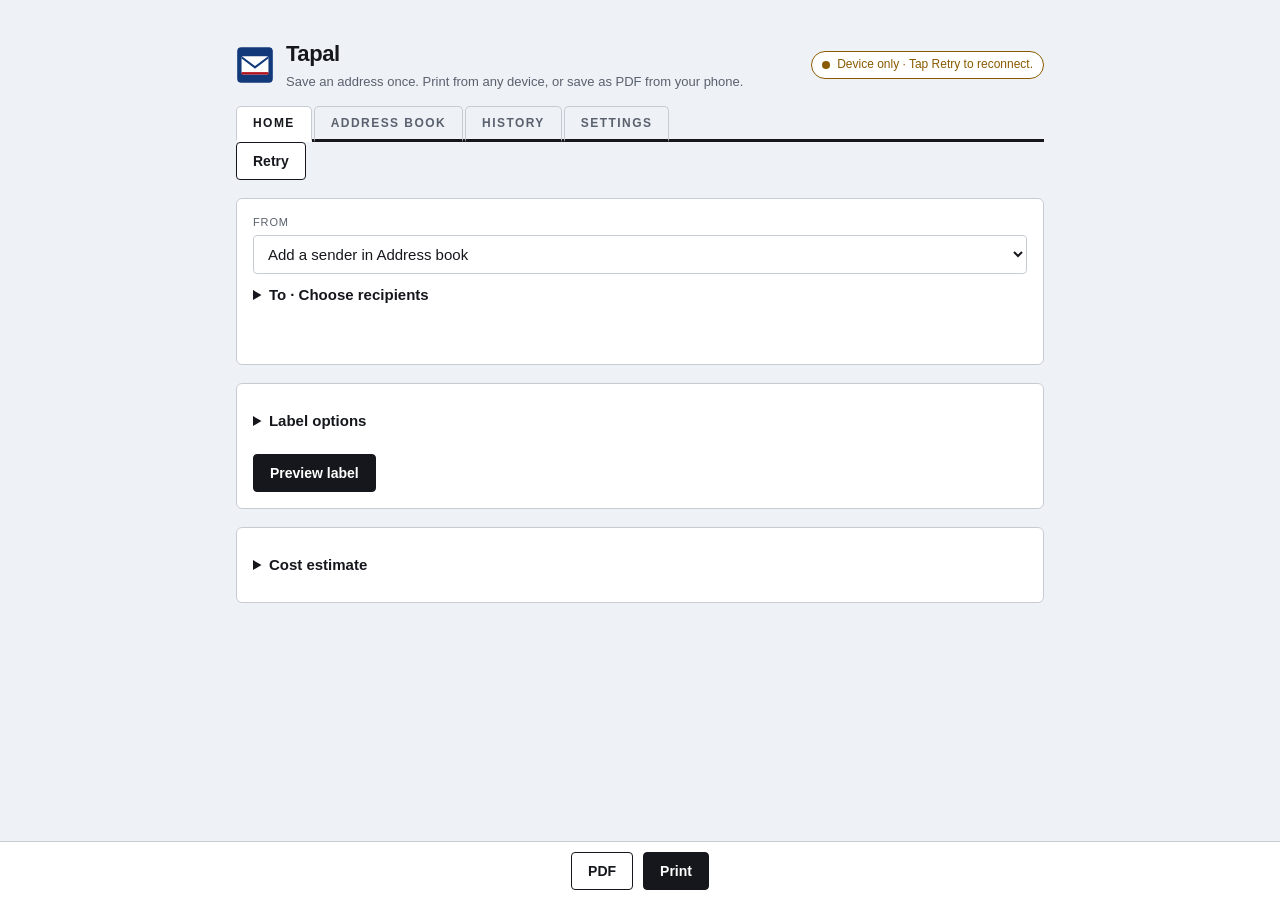
<file: index.html>
<!DOCTYPE html>
<html lang="en">
<head>
<meta charset="utf-8">
<meta name="viewport" content="width=device-width,initial-scale=1">
<title>Tapal — parcel labels</title>
<link rel="apple-touch-icon" sizes="180x180" href="icons/apple-touch-icon.png">
<link rel="icon" type="image/png" sizes="192x192" href="icons/icon-192.png">
<link rel="icon" href="assets/logo.svg" type="image/svg+xml">
<link rel="stylesheet" href="css/theme.css">
<link rel="stylesheet" href="css/app.css">
<link rel="stylesheet" href="css/labels.css">
</head>
<body>

<div class="app">
  <header class="top">
    <div class="brand">
      <img class="mark" src="assets/logo.svg" alt="" width="38" height="38">
      <div class="brandTx"><h1>Tapal</h1><p>Save an address once. Print from any device, or save as PDF from your phone.</p></div>
      <div class="conn" id="conn"><span class="dot"></span><span id="connTxt" role="status">Connecting…</span></div>
    </div>
    <nav class="tabs" id="tabs" style="display:none" aria-label="Sections">
      <button class="tab on" data-tab="labels" aria-selected="true">Home</button>
      <button class="tab" data-tab="book" aria-selected="false">Address book</button>
      <button class="tab" data-tab="history" aria-selected="false">History <span id="missingCount"></span></button>
      <button class="tab" data-tab="settings" aria-selected="false">Settings</button>
    </nav>
  </header>

  <div id="authCard" style="display:none">
    <div class="loginWrap">
      <div class="lbrand">
        <div class="lstripe"></div>
        <div class="lbrandIn">
          <img class="mark big" src="assets/logo.svg" alt="" width="56" height="56">
          <h1>Tapal</h1>
          <p class="ltag">Parcel labels for India ↔ Japan.</p>
          <ul class="lpts">
            <li>A4 sheets — 1, 2 or 4 labels a page</li>
            <li>Indian PIN and Japanese 〒 formats</li>
            <li>Shipment log with consignment numbers</li>
          </ul>
        </div>
        <div class="lstripe"></div>
      </div>
      <div class="lform">
        <h2>Sign in</h2>
        <p class="lsub">Home addresses and phone numbers live in here, so it needs a sign-in.</p>
        <button class="btn gbtn" id="googleLogin">
          <svg viewBox="0 0 48 48" aria-hidden="true"><path fill="#4285F4" d="M45.1 24.5c0-1.6-.1-3.1-.4-4.5H24v8.5h11.8c-.5 2.7-2.1 5-4.4 6.6v5.4h7c4.1-3.8 6.7-9.4 6.7-16z"></path><path fill="#34A853" d="M24 46c5.9 0 10.9-2 14.5-5.4l-7-5.4c-2 1.3-4.5 2.1-7.5 2.1-5.8 0-10.7-3.9-12.4-9.1h-7.2v5.6C8 40.5 15.4 46 24 46z"></path><path fill="#FBBC05" d="M11.6 28.2c-.5-1.3-.7-2.7-.7-4.2s.3-2.9.7-4.2v-5.6H4.4C2.9 17.2 2 20.5 2 24s.9 6.8 2.4 9.8l7.2-5.6z"></path><path fill="#EA4335" d="M24 10.8c3.3 0 6.2 1.1 8.5 3.3l6.2-6.2C35 4.4 30 2 24 2 15.4 2 8 7.5 4.4 14.2l7.2 5.6C13.3 14.7 18.2 10.8 24 10.8z"></path></svg>
          Continue with Google
        </button>
        <div class="or"><span>or use your email</span></div>
        <label class="f" for="authEmail">Email</label>
        <input type="text" id="authEmail" inputmode="email" autocomplete="email" placeholder="you@example.com">
        <button class="btn" id="sendLink" style="width:100%;margin-top:10px">Email me a sign-in link</button>
        <p class="status" id="authStatus" style="text-align:left"></p>
        <p class="lfoot">A one-time link — no password to remember. Your email has to be on the access list in Supabase.</p>
      </div>
    </div>
  </div>

  <button class="btn ghost" type="button" id="retryLoad" style="display:none">Retry</button>
  <div id="appMain" style="display:none">
  <div id="tabLabels">

  <section class="card">
    <label class="f" for="homeFrom">From</label><select id="homeFrom"></select>
    <details><summary id="toSummary">To</summary>
      <div id="homeTo"></div>
      <div class="row"><button class="btn ghost small" id="selAll">Select address book</button><button class="btn ghost small" id="selNone">Clear selection</button></div>
    </details>
    <p id="roleNote" class="status"></p>
  </section>
  <section class="card">
    <details><summary>Label options</summary>
    <div id="recipientOptions"></div>
    <div class="grid">
      <div><label class="f" for="size">Label size</label>
        <select id="size">
          <option value="two">Large — 2 per A4 page (cartons)</option>
          <option value="four">Small — 4 per A4 page (small boxes)</option>
          <option value="one">Extra large — 1 per A4 page (Yamato 140 / 160, big cartons)</option>
        </select></div>
      <div><label class="f" for="contents">Contents line (optional)</label>
        <input type="text" id="contents" placeholder="e.g. Toys — non-hazardous"></div>
    </div>
    <div style="margin-top:12px">
      <div class="opt"><input type="checkbox" id="optFragile"><label for="optFragile">Mark <strong>every</strong> label <strong>FRAGILE — HANDLE WITH CARE</strong> — or tick Fragile on single addresses above</label></div>
      <div class="opt"><input type="checkbox" id="optInside" checked><label for="optInside">Add a small duplicate slip for <strong>inside</strong> each box</label></div>
    </div>
    </details>
    <details id="customsOptions" hidden><summary>Customs paperwork</summary>
      <label class="opt"><input type="checkbox" id="includeCustoms"> Include a contents-and-value worksheet for this parcel</label>
      <div id="customsFields" hidden><label>Declared currency<select id="customsCurrency"><option>JPY</option><option>INR</option></select></label>
      <div id="customsItems"></div><button class="btn ghost small" type="button" id="addCustomsItem">Add item</button></div>
      <p class="hint">Complete the official CN22 or CN23 through <a id="customsService" target="_blank" rel="noopener"></a>.</p>
    </details>
    <div class="row"><button class="btn" id="previewBtn">Preview label</button><button class="btn ghost" id="recordPrepared" style="display:none;max-width:100%;white-space:normal;overflow-wrap:anywhere">Record as sent</button></div>

  </section>

  <section class="card" id="costCard">
    <details><summary>Cost estimate</summary>
    <p class="hint">Rough counter rates from your <strong>From</strong> address to each ticked recipient, incl. GST (mid-2026). Couriers bill the <strong>volumetric</strong> weight (L×B×H cm ÷ 5000) when it's higher than the scale weight — confirm on the courier's own calculator before booking.</p>
    <div class="grid">
      <div><label class="f" for="estWeight">Parcel weight (kg)</label><input type="number" id="estWeight" min="0.5" max="35" step="0.5" value="1"></div>
    </div>
    <div class="wrapx" id="costOut" style="margin-top:12px"></div></details>
  </section>

  </div>
  <div id="tabBook" style="display:none">
    <section class="card"><h2>My addresses</h2><div id="senderList"></div><button class="btn ghost" id="showSender">Add a sender</button></section>
    <section class="card"><h2>Recipients</h2><div id="list"></div><button class="btn ghost" id="showAdd">Add an address</button>
      <button class="btn ghost" id="exportAddresses">Export active recipients as CSV</button>
      <label>Import recipients from Tapal CSV <input id="importAddresses" type="file" accept=".csv,text/csv"></label>
      <p id="bookStatus" role="status"></p>
      <details><summary>Archived recipients</summary><div id="archivedList"></div></details></section>
  </div>
  <div id="tabHistory" style="display:none">
  <section class="card">
    <h2>Shipment history</h2>
    <details id="deviceHistory" hidden><summary>Parcels saved on this device</summary><ul id="deviceHistoryRows"></ul></details>
    <form id="trackingLookup"><label for="trackingCode">Consignment number</label>
      <input id="trackingCode" type="text" maxlength="48" required>
      <button class="btn ghost" type="submit">Check carrier status</button>
      <div class="fh">Sends the number to EasyPost for carrier lookup.</div>
      <p id="trackingResult" role="status"></p></form>
    <label class="opt"><input type="checkbox" id="missingOnly"> Missing tracking numbers only</label>
    <p class="hint">Consignment numbers, so you're not digging through WhatsApp later.</p>
    <details id="shipmentEntry"><summary>Record a sent parcel</summary><fieldset id="shipmentFields" class="grid" style="border:0;margin:0;padding:0;min-width:0">
      <div><label class="f" for="lgTo">Sent to</label><select id="lgTo"><option value="">Select</option></select></div>
      <div><label class="f" for="lgService">Service</label>
        <select id="lgService"></select></div>
      <div class="full"><label class="f" for="lgContents">Contents</label><input type="text" id="lgContents"></div>
      <div><label class="f" for="lgCn">Consignment no.</label><input type="text" id="lgCn"><label class="opt"><input type="checkbox" id="lgUntracked"> Untracked service</label></div>
      <div><label class="f" for="lgDate">Booked on</label><input type="date" id="lgDate"></div>
      <div><label class="f" for="lgCost">Postage paid</label><input type="number" id="lgCost" min="0" step="0.01" inputmode="decimal"></div>
      <div><label class="f" for="lgCurrency">Currency</label><select id="lgCurrency"><option value="">Select currency</option><option>JPY</option><option>INR</option><option>USD</option><option>GBP</option><option>SGD</option><option>AUD</option><option>AED</option></select></div>
      <div><label class="f" for="lgStatus">Status</label>
        <select id="lgStatus"><option selected>booked</option><option>packed</option><option>in transit</option><option>delivered</option><option>problem</option></select></div>
    </fieldset>
    <div class="row"><button class="btn ghost" id="addLog">Confirm shipment</button><button class="btn ghost" id="cancelShipment">Cancel</button></div></details>
    <div class="wrapx"><table class="log"><thead><tr>
      <th>Date</th><th>To</th><th>Service / cost</th><th>Consignment</th><th>Status</th><th></th>
    </tr></thead><tbody id="logBody"></tbody></table></div>
  </section>
  </div>

  <div id="tabSettings" style="display:none">
    <section class="card">
      <h2>Appearance</h2>
      <p class="hint">Changes the app only — labels always print black on white.</p>
      <div class="themeGrid" id="themeGrid"></div>
    </section>

    <section class="card">
      <h2>Account</h2>
      <dl class="kv">
        <dt>Signed in as</dt><dd id="acctEmail">—</dd>
        <dt>Role</dt><dd id="acctRole">—</dd>
        <dt>Sync</dt><dd id="acctConn">—</dd>
      </dl>
      <div class="row"><button class="btn ghost" id="signOut" style="display:none">Sign out</button></div>
    </section>

    <section class="card">
      <h2>About</h2>
      <p class="hint" style="margin:0">Tapal — parcel labels, address book and shipment log. Data syncs through Supabase; when it can't reach the network the app keeps working on this device only.</p>
    </section>
  </div>
  <p class="status" role="status" id="status"></p>
  </div>
</div>

<div class="modal" id="senderModal"><div class="mbox" role="dialog" aria-modal="true" aria-labelledby="senderModalTitle">
  <div class="mhead"><h2 id="senderModalTitle">Add a sender</h2><button class="mx" id="closeSender" aria-label="Close">×</button></div>
  <div class="mbody"><div class="aform" id="sForm"></div><p class="status" id="senderStatus" style="text-align:left;margin:12px 0 0"></p></div>
  <div class="mfoot"><button class="btn ghost" id="cancelSender">Cancel</button><button class="btn" id="saveSender">Save sender</button></div>
</div></div>
<div class="modal" id="addModal"><div class="mbox" role="dialog" aria-modal="true" aria-labelledby="addModalTitle">
  <div class="mhead"><h2 id="addModalTitle">Add an address</h2><button class="mx" id="closeAddr" aria-label="Close">×</button></div>
  <div class="mbody"><div class="aform" id="rForm"></div><p class="hint" id="rNote" style="margin:12px 0 0"></p></div>
  <div class="mfoot"><button class="btn ghost" id="cancelAddr">Cancel</button><button class="btn" id="saveAddr">Save address</button></div>
</div></div>

<div id="sheets"><header id="previewHeading">Label preview · <span id="pageNumber"></span> <span id="previewMessage" role="status"></span></header><div class="scaler"><div class="scalerInner" id="scalerInner"></div></div></div>

<div class="bar" style="display:none">
  <button class="btn ghost" id="hideBtn" style="display:none">Back</button>
  <button class="btn ghost" id="pdfBtn" title="Download PDF">PDF</button>
  <button class="btn" id="printBtn" title="Print or save as PDF">Print</button>
</div>

<script src="js/config.js"></script>
<script src="js/countries.js"></script>
<script src="js/customs.js"></script>
<script src="js/address-book.js"></script>
<script src="js/app.js"></script>
<script src="js/labels.js"></script>
</body>
</html>
</file>
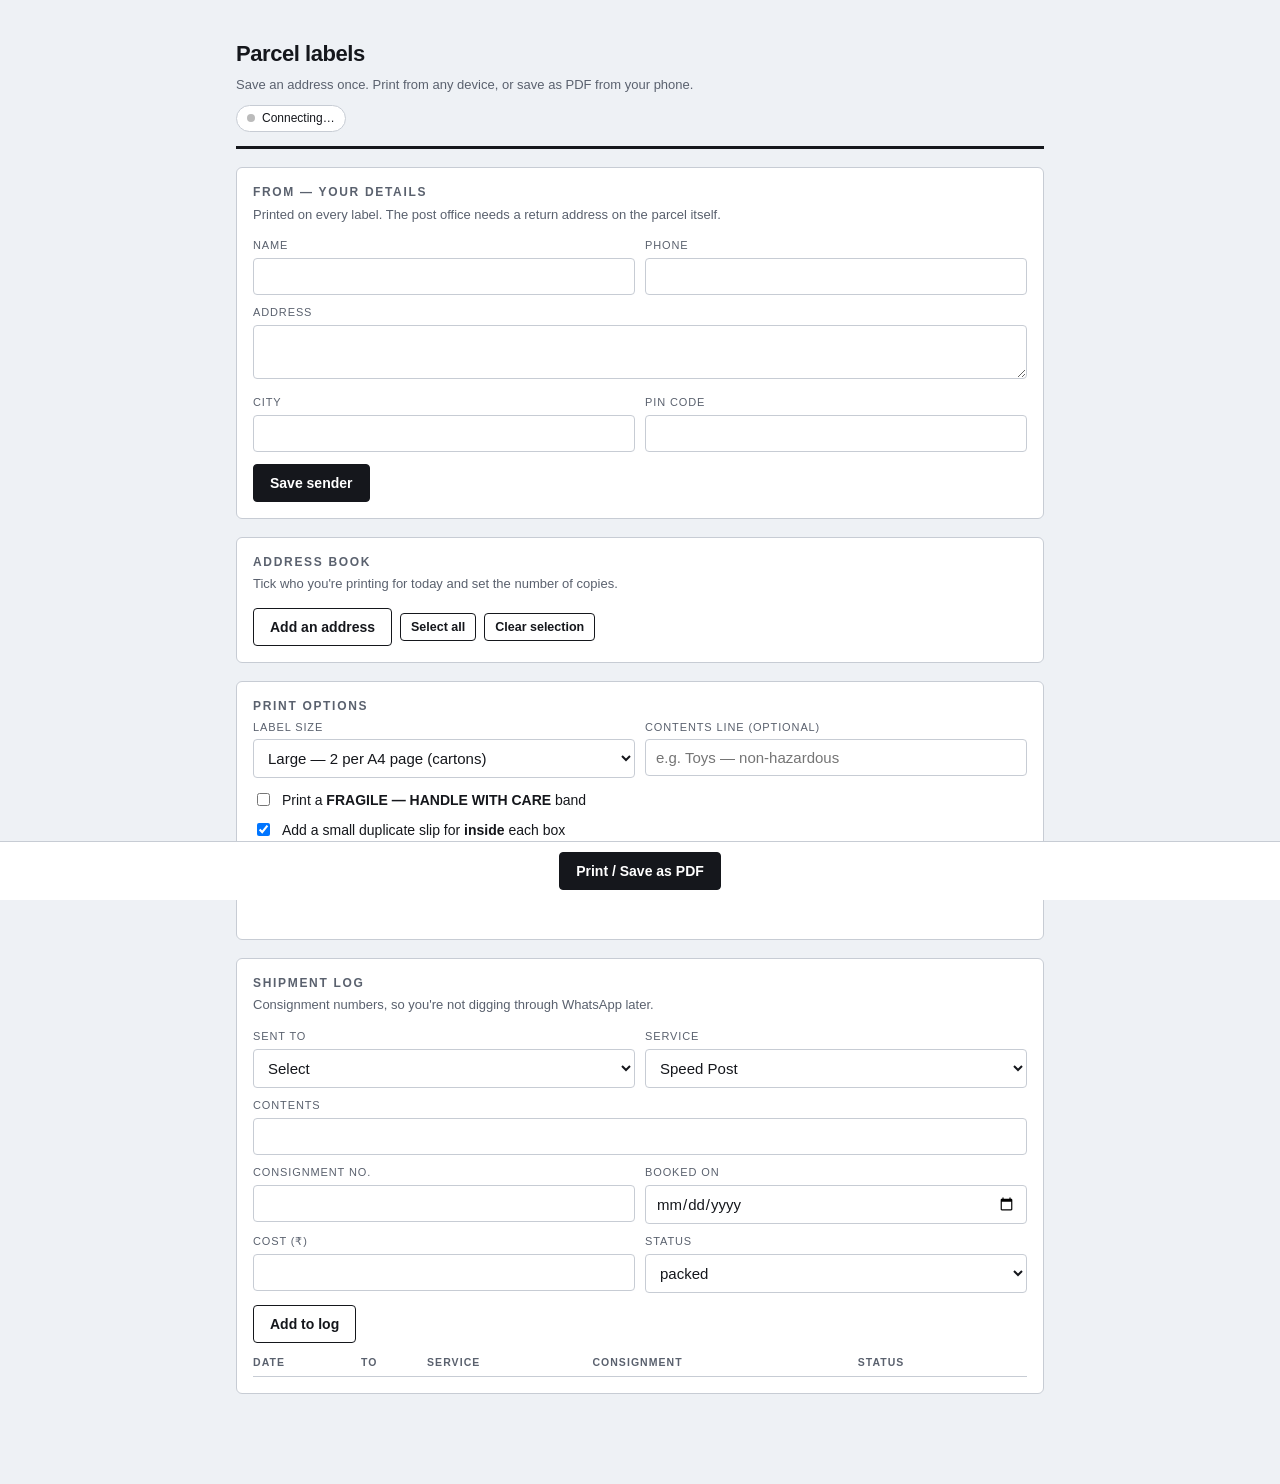
<file: Temp/index.html>
<!DOCTYPE html>
<html lang="en">
<head>
<meta charset="utf-8">
<meta name="viewport" content="width=device-width,initial-scale=1">
<title>Parcel Labels — India</title>
<style>
  :root{
    --ink:#15171c; --ink-soft:#5a616e; --paper:#fff; --rule:#c7ccd4; --wash:#eef1f5;
    --post-red:#b3111c; --post-blue:#123a7a; --ok:#12653a; --warn:#8a5a00;
    --sans:"Helvetica Neue",Helvetica,Arial,"Liberation Sans",sans-serif;
    --mono:"SFMono-Regular",Consolas,"Liberation Mono",Menlo,monospace;
  }
  *{box-sizing:border-box}
  html,body{margin:0;padding:0}
  body{background:var(--wash);color:var(--ink);font-family:var(--sans);font-size:15px;line-height:1.45}
  .app{max-width:840px;margin:0 auto;padding:20px 16px 90px}

  header.top{padding:18px 0 14px;border-bottom:3px solid var(--ink)}
  header.top h1{margin:0;font-size:22px;letter-spacing:-.02em}
  header.top p{margin:6px 0 0;color:var(--ink-soft);font-size:13px}

  .conn{display:inline-flex;align-items:center;gap:7px;font-size:12px;margin-top:10px;
        padding:4px 10px;border-radius:99px;border:1px solid var(--rule);background:#fff}
  .dot{width:8px;height:8px;border-radius:50%;background:#bbb}
  .conn.live .dot{background:var(--ok)} .conn.live{color:var(--ok);border-color:var(--ok)}
  .conn.off  .dot{background:var(--warn)} .conn.off{color:var(--warn);border-color:var(--warn)}

  section.card{background:var(--paper);border:1px solid var(--rule);border-radius:6px;padding:16px;margin-top:18px}
  section.card > h2{margin:0 0 4px;font-size:12px;letter-spacing:.14em;text-transform:uppercase;color:var(--ink-soft)}
  section.card > .hint{margin:0 0 14px;font-size:13px;color:var(--ink-soft)}

  .grid{display:grid;gap:10px;grid-template-columns:repeat(2,1fr)}
  .grid .full{grid-column:1/-1}
  @media (max-width:560px){.grid{grid-template-columns:1fr}}

  label.f{display:block;font-size:11px;letter-spacing:.08em;text-transform:uppercase;color:var(--ink-soft);margin-bottom:4px}
  input[type=text],input[type=tel],input[type=date],input[type=number],select,textarea{
    width:100%;padding:9px 10px;border:1px solid var(--rule);border-radius:4px;
    font-family:var(--sans);font-size:15px;background:#fff;color:var(--ink)}
  input:focus,select:focus,textarea:focus{outline:2px solid var(--post-blue);outline-offset:1px}
  input.pin{font-family:var(--mono);letter-spacing:.3em}

  .btn{appearance:none;border:1px solid var(--ink);background:var(--ink);color:#fff;padding:10px 16px;
       border-radius:4px;font-size:14px;font-weight:600;cursor:pointer;font-family:inherit}
  .btn:hover{background:#2a2e37}
  .btn.ghost{background:#fff;color:var(--ink)} .btn.ghost:hover{background:var(--wash)}
  .btn.small{padding:6px 10px;font-size:12.5px}
  .btn.danger{border-color:var(--post-red);color:var(--post-red);background:#fff}
  .btn:disabled{opacity:.45;cursor:not-allowed}
  .btn:focus-visible{outline:2px solid var(--post-blue);outline-offset:2px}
  .row{display:flex;gap:8px;flex-wrap:wrap;align-items:center;margin-top:12px}

  .entry{border:1px solid var(--rule);border-radius:5px;padding:12px;margin-bottom:10px;display:flex;gap:12px;align-items:flex-start}
  .entry.on{border-color:var(--ink);box-shadow:inset 3px 0 0 var(--post-red)}
  .entry .who{font-weight:700}
  .entry .addr{font-size:13.5px;color:var(--ink-soft);white-space:pre-line;margin-top:2px}
  .entry .meta{font-family:var(--mono);font-size:12.5px;margin-top:4px}
  .entry .acts{margin-left:auto;display:flex;flex-direction:column;gap:6px;align-items:flex-end}
  .copies{width:64px;padding:5px 6px;font-family:var(--mono);text-align:center}
  .empty{color:var(--ink-soft);font-size:13.5px;padding:10px 0}

  .opt{display:flex;gap:9px;align-items:flex-start;margin:9px 0;font-size:14px}
  .opt input{margin-top:3px}

  table.log{width:100%;border-collapse:collapse;font-size:13px;margin-top:6px}
  table.log th{text-align:left;font-size:10.5px;letter-spacing:.1em;text-transform:uppercase;
               color:var(--ink-soft);border-bottom:1px solid var(--rule);padding:6px 8px 6px 0;font-weight:600}
  table.log td{padding:8px 8px 8px 0;border-bottom:1px solid var(--wash);vertical-align:top}
  table.log td.cn{font-family:var(--mono);font-size:12px}
  .pill{display:inline-block;font-size:11px;padding:2px 8px;border-radius:99px;border:1px solid var(--rule);white-space:nowrap}
  .wrapx{overflow-x:auto}

  .bar{position:fixed;left:0;right:0;bottom:0;background:#fff;border-top:1px solid var(--rule);
       padding:10px 16px;display:flex;gap:10px;justify-content:center;z-index:5}
  .status{font-size:12.5px;color:var(--ink-soft);text-align:center;margin-top:8px;min-height:1em}

  #sheets{display:none;background:var(--wash)}
  body.preview .app{padding-bottom:20px}
  body.preview #sheets{display:block;padding:0 0 90px}
  .scaler{overflow-x:auto;padding:14px 0}
  .scalerInner{transform-origin:top left}

  .sheet{width:210mm;height:297mm;background:#fff;margin:0 auto 14px;position:relative;
         display:grid;overflow:hidden;border:1px solid var(--rule)}
  .sheet.two{grid-template-rows:1fr 1fr}
  .sheet.four{grid-template-rows:1fr 1fr;grid-template-columns:1fr 1fr}

  .label{position:relative;padding:9mm 10mm;display:flex;flex-direction:column;
         border:1px dashed #b6bcc6;margin:-0.5px;overflow:hidden}
  .label::before{content:"";position:absolute;left:0;top:0;bottom:0;width:5mm;
    background:repeating-linear-gradient(135deg,var(--post-red) 0 4mm,#fff 4mm 8mm,var(--post-blue) 8mm 12mm,#fff 12mm 16mm);
    -webkit-print-color-adjust:exact;print-color-adjust:exact}
  .label .inner{padding-left:6mm;display:flex;flex-direction:column;height:100%}

  .band{font-size:10pt;font-weight:700;letter-spacing:.22em;text-transform:uppercase;
        border:2pt solid #000;padding:1.5mm 3mm;align-self:flex-start;margin-bottom:3mm}
  .toLbl{font-size:8pt;letter-spacing:.3em;text-transform:uppercase;border-bottom:1pt solid #000;padding-bottom:1mm;margin-bottom:2.5mm}
  .toName{font-size:19pt;font-weight:700;line-height:1.15;text-transform:uppercase}
  .toAddr{font-size:13pt;line-height:1.35;margin-top:2mm;white-space:pre-line}
  .phone{font-family:var(--mono);font-size:13pt;font-weight:700;margin-top:2.5mm}
  .pinRow{display:flex;align-items:center;gap:3mm;margin-top:3.5mm}
  .pinRow .pl{font-size:8pt;letter-spacing:.2em;text-transform:uppercase}
  .pinBoxes{display:flex;gap:1.2mm}
  .pinBoxes span{width:8mm;height:10mm;border:1.2pt solid #000;display:flex;align-items:center;
                 justify-content:center;font-family:var(--mono);font-size:16pt;font-weight:700}
  .foot{margin-top:auto;border-top:1pt solid #000;padding-top:2.5mm;display:flex;gap:5mm;align-items:flex-end}
  .foot .from{flex:1}
  .fromLbl{font-size:7.5pt;letter-spacing:.25em;text-transform:uppercase}
  .fromTxt{font-size:9.5pt;line-height:1.3;white-space:pre-line;margin-top:1mm}
  .contents{font-size:8.5pt;max-width:60mm;text-align:right;line-height:1.3}

  .sheet.four .label{padding:6mm}
  .sheet.four .toName{font-size:13pt}
  .sheet.four .toAddr{font-size:9.5pt}
  .sheet.four .phone{font-size:10pt}
  .sheet.four .pinBoxes span{width:5.5mm;height:7mm;font-size:11pt}
  .sheet.four .band{font-size:7.5pt;margin-bottom:2mm}
  .sheet.four .fromTxt{font-size:8pt}
  .sheet.four .contents{font-size:7.5pt;max-width:34mm}

  @media print{
    @page{size:A4;margin:0}
    body{background:#fff}
    .app,.bar{display:none !important}
    #sheets{display:block !important;padding:0}
    .scaler{overflow:visible;padding:0}
    .scalerInner{transform:none !important}
    .sheet{border:0;margin:0;box-shadow:none;page-break-after:always;break-after:page}
    .sheet:last-child{page-break-after:auto;break-after:auto}
  }
  @media (prefers-reduced-motion:reduce){*{transition:none !important;animation:none !important}}
</style>
</head>
<body>

<div class="app">
  <header class="top">
    <h1>Parcel labels</h1>
    <p>Save an address once. Print from any device, or save as PDF from your phone.</p>
    <div class="conn" id="conn"><span class="dot"></span><span id="connTxt">Connecting…</span></div>
  </header>

  <section class="card">
    <h2>From — your details</h2>
    <p class="hint">Printed on every label. The post office needs a return address on the parcel itself.</p>
    <div class="grid">
      <div><label class="f" for="sName">Name</label><input type="text" id="sName" autocomplete="name"></div>
      <div><label class="f" for="sPhone">Phone</label><input type="tel" id="sPhone"></div>
      <div class="full"><label class="f" for="sAddr">Address</label><textarea id="sAddr" rows="2"></textarea></div>
      <div><label class="f" for="sCity">City</label><input type="text" id="sCity"></div>
      <div><label class="f" for="sPin">PIN code</label><input type="text" id="sPin" class="pin" inputmode="numeric" maxlength="6"></div>
    </div>
    <div class="row"><button class="btn" id="saveSender">Save sender</button></div>
  </section>

  <section class="card">
    <h2>Address book</h2>
    <p class="hint">Tick who you're printing for today and set the number of copies.</p>
    <div id="list"></div>
    <div class="row">
      <button class="btn ghost" id="showAdd">Add an address</button>
      <button class="btn ghost small" id="selAll">Select all</button>
      <button class="btn ghost small" id="selNone">Clear selection</button>
    </div>
    <div id="addForm" style="display:none;margin-top:16px;border-top:1px solid var(--rule);padding-top:16px">
      <div class="grid">
        <div><label class="f" for="rName">Name</label><input type="text" id="rName"></div>
        <div><label class="f" for="rPhone">Phone</label><input type="tel" id="rPhone"></div>
        <div class="full"><label class="f" for="rAddr">House / street / area</label><textarea id="rAddr" rows="3"></textarea></div>
        <div><label class="f" for="rCity">City / town / village</label><input type="text" id="rCity"></div>
        <div><label class="f" for="rDist">District</label><input type="text" id="rDist"></div>
        <div><label class="f" for="rState">State</label><select id="rState"><option value="">Select</option></select></div>
        <div><label class="f" for="rPin">PIN code</label><input type="text" id="rPin" class="pin" inputmode="numeric" maxlength="6"></div>
      </div>
      <div class="row">
        <button class="btn" id="saveAddr">Save address</button>
        <button class="btn ghost" id="cancelAddr">Cancel</button>
      </div>
    </div>
  </section>

  <section class="card">
    <h2>Print options</h2>
    <div class="grid">
      <div><label class="f" for="size">Label size</label>
        <select id="size">
          <option value="two">Large — 2 per A4 page (cartons)</option>
          <option value="four">Small — 4 per A4 page (small boxes)</option>
        </select></div>
      <div><label class="f" for="contents">Contents line (optional)</label>
        <input type="text" id="contents" placeholder="e.g. Toys — non-hazardous"></div>
    </div>
    <div style="margin-top:12px">
      <div class="opt"><input type="checkbox" id="optFragile"><label for="optFragile">Print a <strong>FRAGILE — HANDLE WITH CARE</strong> band</label></div>
      <div class="opt"><input type="checkbox" id="optInside" checked><label for="optInside">Add a small duplicate slip for <strong>inside</strong> each box</label></div>
    </div>
    <div class="row"><button class="btn ghost" id="previewBtn">Show preview</button></div>
    <p class="status" id="status"></p>
  </section>

  <section class="card">
    <h2>Shipment log</h2>
    <p class="hint">Consignment numbers, so you're not digging through WhatsApp later.</p>
    <div class="grid">
      <div><label class="f" for="lgTo">Sent to</label><select id="lgTo"><option value="">Select</option></select></div>
      <div><label class="f" for="lgService">Service</label>
        <select id="lgService">
          <option>Speed Post</option><option>India Post Parcel (surface)</option>
          <option>DTDC</option><option>Delhivery</option><option>Blue Dart</option>
          <option>Xpressbees</option><option>Bus parcel</option><option>Hand carried</option>
        </select></div>
      <div class="full"><label class="f" for="lgContents">Contents</label><input type="text" id="lgContents"></div>
      <div><label class="f" for="lgCn">Consignment no.</label><input type="text" id="lgCn"></div>
      <div><label class="f" for="lgDate">Booked on</label><input type="date" id="lgDate"></div>
      <div><label class="f" for="lgCost">Cost (₹)</label><input type="number" id="lgCost" min="0" step="1"></div>
      <div><label class="f" for="lgStatus">Status</label>
        <select id="lgStatus"><option>packed</option><option>booked</option><option>in transit</option><option>delivered</option><option>problem</option></select></div>
    </div>
    <div class="row"><button class="btn ghost" id="addLog">Add to log</button></div>
    <div class="wrapx"><table class="log"><thead><tr>
      <th>Date</th><th>To</th><th>Service</th><th>Consignment</th><th>Status</th><th></th>
    </tr></thead><tbody id="logBody"></tbody></table></div>
  </section>
</div>

<div id="sheets"><div class="scaler"><div class="scalerInner" id="scalerInner"></div></div></div>

<div class="bar">
  <button class="btn ghost" id="hideBtn" style="display:none">Back to editing</button>
  <button class="btn" id="printBtn">Print / Save as PDF</button>
</div>

<script type="module">
import { createClient } from "https://esm.sh/@supabase/supabase-js@2";

/* ---------- config ---------- */
const SUPABASE_URL = "https://wylxvmkcrexwfpjpbhyy.supabase.co";
const SUPABASE_KEY = "sb_publishable_e3pDOuxIdstaC7s0a680kQ_R10TrAyv";

const STATES=["Andhra Pradesh","Arunachal Pradesh","Assam","Bihar","Chhattisgarh","Goa","Gujarat","Haryana","Himachal Pradesh","Jharkhand","Karnataka","Kerala","Madhya Pradesh","Maharashtra","Manipur","Meghalaya","Mizoram","Nagaland","Odisha","Punjab","Rajasthan","Sikkim","Tamil Nadu","Telangana","Tripura","Uttar Pradesh","Uttarakhand","West Bengal","Andaman & Nicobar Islands","Chandigarh","Dadra & Nagar Haveli and Daman & Diu","Delhi","Jammu & Kashmir","Ladakh","Lakshadweep","Puducherry"];

const $ = id => document.getElementById(id);
const esc = s => String(s ?? "").replace(/[&<>"']/g, c =>
  ({"&":"&amp;","<":"&lt;",">":"&gt;",'"':"&quot;","'":"&#39;"}[c]));
const say = m => { $("status").textContent = m; };

let sb = null, online = false;
let sender = {}, addresses = [], shipments = [];
const ui = {};                 // selection + copies, kept client-side only
let editingId = null;

STATES.forEach(s => $("rState").add(new Option(s, s)));
$("lgDate").value = new Date().toISOString().slice(0,10);

/* ---------- local fallback (Claude sandbox → window.storage, hosted → localStorage) ---------- */
const LKEY = "parcel-label-data";
const local = {
  async get(){
    try{ if(window.storage){ const r = await window.storage.get(LKEY); return r? JSON.parse(r.value):null; } }catch(e){}
    try{ const v = localStorage.getItem(LKEY); return v? JSON.parse(v):null; }catch(e){}
    return null;
  },
  async set(d){
    try{ if(window.storage){ await window.storage.set(LKEY, JSON.stringify(d)); return; } }catch(e){}
    try{ localStorage.setItem(LKEY, JSON.stringify(d)); }catch(e){}
  }
};
const snapshot = () => ({ sender, addresses, shipments });

function setConn(state, text){
  const el = $("conn");
  el.className = "conn " + state;
  $("connTxt").textContent = text;
}

/* ---------- boot ---------- */
async function boot(){
  try{
    sb = createClient(SUPABASE_URL, SUPABASE_KEY);
    const { error } = await sb.from("parcel_app_settings").select("id").limit(1);
    if(error) throw error;
    online = true;
    setConn("live","Synced to Supabase");
  }catch(e){
    online = false;
    setConn("off","Offline — saving on this device only");
  }
  await loadAll();
}

async function loadAll(){
  if(online){
    const [s,a,l] = await Promise.all([
      sb.from("parcel_app_settings").select("*").eq("id","default").maybeSingle(),
      sb.from("parcel_app_addresses").select("*").eq("archived",false).order("name"),
      sb.from("parcel_app_shipments").select("*").order("booked_on",{ascending:false}).limit(50)
    ]);
    const r = s.data || {};
    sender = { name:r.sender_name, phone:r.sender_phone, addr:r.sender_line, city:r.sender_city, pin:r.sender_pin };
    addresses = (a.data || []).map(x => ({...x, addr:x.line}));
    shipments = l.data || [];
  }else{
    const d = await local.get() || {};
    sender = d.sender || {}; addresses = d.addresses || []; shipments = d.shipments || [];
  }
  addresses.forEach(a => { if(!(a.id in ui)) ui[a.id] = { sel:true, copies:1 }; });
  fillSender(); render(); renderLog(); fillLogPicker();
}

function fillSender(){
  $("sName").value  = sender.name  || "";
  $("sPhone").value = sender.phone || "";
  $("sAddr").value  = sender.addr  || "";
  $("sCity").value  = sender.city  || "";
  $("sPin").value   = sender.pin   || "";
}

/* ---------- address book ---------- */
function render(){
  const el = $("list");
  if(!addresses.length){ el.innerHTML = '<p class="empty">No addresses saved yet.</p>'; return; }
  el.innerHTML = addresses.map(a => {
    const u = ui[a.id] || {sel:true,copies:1};
    const line = [a.addr, [a.city,a.district].filter(Boolean).join(", "), a.state].filter(Boolean).join("\n");
    return `<div class="entry ${u.sel?"on":""}">
      <input type="checkbox" data-sel="${a.id}" ${u.sel?"checked":""} aria-label="Print for ${esc(a.name)}">
      <div><div class="who">${esc(a.name)}</div>
        <div class="addr">${esc(line)}</div>
        <div class="meta">${esc(a.pin||"")}${a.phone?"  ·  "+esc(a.phone):""}</div></div>
      <div class="acts">
        <input class="copies" type="number" min="1" max="20" value="${u.copies}" data-copies="${a.id}" aria-label="Copies">
        <button class="btn ghost small" data-edit="${a.id}">Edit</button>
        <button class="btn danger small" data-del="${a.id}">Delete</button>
      </div></div>`;
  }).join("");
}

$("list").addEventListener("change", e => {
  const t = e.target;
  const s = t.getAttribute("data-sel"); if(s){ ui[s].sel = t.checked; render(); }
  const c = t.getAttribute("data-copies"); if(c){ ui[c].copies = Math.max(1,Math.min(20,parseInt(t.value,10)||1)); }
});
$("list").addEventListener("click", async e => {
  const ed = e.target.getAttribute("data-edit"); if(ed){ startEdit(ed); return; }
  const dl = e.target.getAttribute("data-del");
  if(dl){
    if(!confirm("Delete this address?")) return;
    if(online) await sb.from("parcel_app_addresses").update({archived:true}).eq("id",dl);
    addresses = addresses.filter(a => a.id !== dl);
    if(!online) await local.set(snapshot());
    render(); fillLogPicker(); say("Address deleted.");
  }
});

function startEdit(id){
  const a = addresses.find(x => x.id === id); editingId = id;
  $("rName").value=a.name||""; $("rPhone").value=a.phone||""; $("rAddr").value=a.addr||"";
  $("rCity").value=a.city||""; $("rDist").value=a.district||""; $("rState").value=a.state||""; $("rPin").value=a.pin||"";
  $("addForm").style.display="block"; $("rName").focus();
}
$("showAdd").onclick = () => {
  editingId = null;
  ["rName","rPhone","rAddr","rCity","rDist","rState","rPin"].forEach(i => $(i).value = "");
  $("addForm").style.display="block"; $("rName").focus();
};
$("cancelAddr").onclick = () => { $("addForm").style.display="none"; editingId=null; };

$("saveAddr").onclick = async () => {
  const name = $("rName").value.trim(), pin = $("rPin").value.replace(/\D/g,"");
  if(!name){ say("Add a recipient name first."); return; }
  if(pin.length !== 6){ say("PIN code must be 6 digits."); return; }
  const rec = { name, phone:$("rPhone").value.trim(), line:$("rAddr").value.trim(),
    city:$("rCity").value.trim(), district:$("rDist").value.trim(), state:$("rState").value, pin };

  if(online){
    const q = editingId
      ? sb.from("parcel_app_addresses").update(rec).eq("id",editingId).select().single()
      : sb.from("parcel_app_addresses").insert(rec).select().single();
    const { data, error } = await q;
    if(error){ say("Save failed: " + error.message); return; }
    const row = {...data, addr:data.line};
    if(!(row.id in ui)) ui[row.id] = { sel:true, copies:1 };
    addresses = editingId ? addresses.map(a => a.id===editingId?row:a) : [...addresses,row];
    addresses.sort((x,y) => (x.name||"").localeCompare(y.name||""));
  }else{
    const id = editingId || "a"+Date.now();
    const row = {...rec, id, addr:rec.line};
    if(!(id in ui)) ui[id] = { sel:true, copies:1 };
    addresses = editingId ? addresses.map(a => a.id===id?row:a) : [...addresses,row];
    await local.set(snapshot());
  }
  editingId = null; $("addForm").style.display="none";
  render(); fillLogPicker(); say("Saved.");
};

$("saveSender").onclick = async () => {
  sender = { name:$("sName").value.trim(), phone:$("sPhone").value.trim(), addr:$("sAddr").value.trim(),
             city:$("sCity").value.trim(), pin:$("sPin").value.replace(/\D/g,"") };
  if(online){
    const { error } = await sb.from("parcel_app_settings").upsert({
      id:"default", sender_name:sender.name, sender_phone:sender.phone,
      sender_line:sender.addr, sender_city:sender.city, sender_pin:sender.pin || null });
    say(error ? "Save failed: "+error.message : "Sender saved.");
  }else{ await local.set(snapshot()); say("Sender saved on this device."); }
};
$("selAll").onclick  = () => { addresses.forEach(a => ui[a.id].sel = true);  render(); };
$("selNone").onclick = () => { addresses.forEach(a => ui[a.id].sel = false); render(); };

/* ---------- shipment log ---------- */
function fillLogPicker(){
  const sel = $("lgTo"), cur = sel.value;
  sel.innerHTML = '<option value="">Select</option>';
  addresses.forEach(a => sel.add(new Option(a.name, a.id)));
  sel.value = cur;
}
function renderLog(){
  const b = $("logBody");
  if(!shipments.length){ b.innerHTML = '<tr><td colspan="6" class="empty">Nothing logged yet.</td></tr>'; return; }
  b.innerHTML = shipments.map(s => `<tr>
    <td>${esc(s.booked_on||"")}</td>
    <td>${esc(s.recipient||"")}</td>
    <td>${esc(s.service||"")}</td>
    <td class="cn">${esc(s.consignment_no||"—")}</td>
    <td><span class="pill">${esc(s.status||"")}</span></td>
    <td><button class="btn danger small" data-dellog="${s.id}">Remove</button></td></tr>`).join("");
}
$("logBody").addEventListener("click", async e => {
  const id = e.target.getAttribute("data-dellog"); if(!id) return;
  if(online) await sb.from("parcel_app_shipments").delete().eq("id",id);
  shipments = shipments.filter(s => s.id !== id);
  if(!online) await local.set(snapshot());
  renderLog();
});
$("addLog").onclick = async () => {
  const addr = addresses.find(a => a.id === $("lgTo").value);
  const rec = {
    address_id: online && addr ? addr.id : null,
    recipient: addr ? addr.name : "",
    contents: $("lgContents").value.trim(),
    service: $("lgService").value,
    consignment_no: $("lgCn").value.trim(),
    booked_on: $("lgDate").value || null,
    cost: $("lgCost").value ? Number($("lgCost").value) : null,
    status: $("lgStatus").value
  };
  if(!rec.recipient){ say("Pick who it went to."); return; }
  if(online){
    const { data, error } = await sb.from("parcel_app_shipments").insert(rec).select().single();
    if(error){ say("Log failed: "+error.message); return; }
    shipments = [data, ...shipments];
  }else{
    shipments = [{...rec, id:"s"+Date.now()}, ...shipments];
    await local.set(snapshot());
  }
  $("lgCn").value = ""; $("lgContents").value = ""; $("lgCost").value = "";
  renderLog(); say("Logged.");
};

/* ---------- labels ---------- */
const pinBoxes = pin => `<div class="pinBoxes">${
  String(pin||"").padEnd(6," ").slice(0,6).split("").map(d => `<span>${esc(d.trim())}</span>`).join("")}</div>`;

function fromBlock(){
  return [sender.name, sender.addr, [sender.city,sender.pin].filter(Boolean).join(" - "), sender.phone]
    .filter(Boolean).join("\n") || "(sender details not filled in)";
}
function labelHTML(a, inside){
  const contents = $("contents").value.trim();
  const addr = [a.addr, [a.city,a.district].filter(Boolean).join(", "), a.state].filter(Boolean).join("\n");
  const band = inside ? "IF UNDELIVERABLE — CONTENTS SLIP" : ($("optFragile").checked ? "FRAGILE — HANDLE WITH CARE" : "");
  return `<div class="label"><div class="inner">
    ${band ? `<div class="band">${esc(band)}</div>` : ""}
    <div class="toLbl">To</div>
    <div class="toName">${esc(a.name)}</div>
    <div class="toAddr">${esc(addr)}</div>
    ${a.phone ? `<div class="phone">Ph: ${esc(a.phone)}</div>` : ""}
    <div class="pinRow"><span class="pl">PIN</span>${pinBoxes(a.pin)}</div>
    <div class="foot"><div class="from"><div class="fromLbl">From</div>
      <div class="fromTxt">${esc(fromBlock())}</div></div>
      ${contents ? `<div class="contents">${esc(contents)}</div>` : ""}
    </div></div></div>`;
}
function buildSheets(cls, items){
  const per = cls === "two" ? 2 : 4;
  let out = "";
  for(let i=0; i<items.length; i+=per){
    const chunk = items.slice(i, i+per);
    while(chunk.length < per) chunk.push('<div class="label"></div>');
    out += `<div class="sheet ${cls}">${chunk.join("")}</div>`;
  }
  return out;
}
function build(){
  const chosen = addresses.filter(a => ui[a.id]?.sel);
  if(!chosen.length){ say("Tick at least one address first."); return false; }
  const size = $("size").value, main = [], slips = [];
  chosen.forEach(a => {
    for(let i=0; i<(ui[a.id].copies||1); i++) main.push(labelHTML(a,false));
    if($("optInside").checked) slips.push(labelHTML(a,true));
  });
  $("scalerInner").innerHTML = buildSheets(size,main) + (slips.length ? buildSheets("four",slips) : "");
  fit();
  say(`${main.length} label${main.length>1?"s":""} ready${slips.length?`, plus ${slips.length} inside slip${slips.length>1?"s":""}`:""}.`);
  return true;
}
function fit(){
  const holder = $("scalerInner").parentNode;
  const s = Math.min(1, holder.clientWidth / 794);   // 210mm ≈ 794px @96dpi
  $("scalerInner").style.transform = `scale(${s})`;
  $("scalerInner").style.height = ($("scalerInner").scrollHeight * s) + "px";
}
window.addEventListener("resize", () => { if(document.body.classList.contains("preview")) fit(); });

$("previewBtn").onclick = () => {
  if(!build()) return;
  document.body.classList.add("preview");
  $("hideBtn").style.display = "inline-block";
  setTimeout(fit,30);
  $("sheets").scrollIntoView({behavior:"smooth"});
};
$("hideBtn").onclick = () => {
  document.body.classList.remove("preview");
  $("hideBtn").style.display = "none";
  window.scrollTo({top:0,behavior:"smooth"});
};
$("printBtn").onclick = () => { if(build()) setTimeout(() => window.print(), 60); };

boot();
</script>
</body>
</html>
</file>
<file: css/theme.css>
/* Design tokens + themes. Add a theme here, then list it in js/app.js. */

  :root{
    --ink:#15171c; --ink-soft:#5a616e; --paper:#fff; --rule:#c7ccd4; --wash:#eef1f5;
    --post-red:#b3111c; --post-blue:#123a7a; --ok:#12653a; --warn:#8a5a00;
    --sans:"Helvetica Neue",Helvetica,Arial,"Liberation Sans",sans-serif;
    --mono:"SFMono-Regular",Consolas,"Liberation Mono",Menlo,monospace;
  }
  body[data-theme="night"]{--ink:#e8eaf0;--ink-soft:#99a2b4;--paper:#20242e;--rule:#3b4254;--wash:#14161c;--post-red:#ff6d76;--post-blue:#82a8ff;--ok:#5ecb8f;--warn:#e2ab41}
  body[data-theme="kraft"]{--ink:#2c2114;--ink-soft:#6e5c44;--paper:#f8f1e2;--rule:#d3c3a3;--wash:#ece0c8;--post-red:#a33b1f;--post-blue:#3d5a80;--ok:#3f6b34;--warn:#8a5a00}
  body[data-theme="contrast"]{--ink:#000;--ink-soft:#222;--paper:#fff;--rule:#000;--wash:#fff}
  body[data-theme="indigo"]{--ink:#1b1f3b;--ink-soft:#5a6183;--paper:#fff;--rule:#c5c9e0;--wash:#eceefa;--post-red:#b3111c;--post-blue:#2a3f9c;--ok:#186a4a;--warn:#8a5a00}
  body[data-theme="sakura"]{--ink:#3a2330;--ink-soft:#7a5c6a;--paper:#fffafc;--rule:#e8ccd6;--wash:#fbeef3;--post-red:#c0395c;--post-blue:#5a4f8a;--ok:#3f6b4f;--warn:#9a6a1a}
  body[data-theme="forest"]{--ink:#13241c;--ink-soft:#4f6459;--paper:#fbfdf9;--rule:#c3d3c6;--wash:#e8f0e7;--post-red:#a7231f;--post-blue:#1f5560;--ok:#1c6b3f;--warn:#856200}
  body[data-theme="slate"]{--ink:#e7e4dc;--ink-soft:#a29d92;--paper:#272620;--rule:#484538;--wash:#17160f;--post-red:#f2846a;--post-blue:#9bb6d8;--ok:#7cc194;--warn:#ddaa4e}
</file>
<file: css/app.css>
/* On-screen app: chrome, forms, address entries, log, sign-in gate, edit windows. */
  *{box-sizing:border-box}
  html,body{margin:0;padding:0}
  body{background:var(--wash);color:var(--ink);font-family:var(--sans);font-size:15px;line-height:1.45}
  .app{max-width:840px;margin:0 auto;padding:20px 16px 90px}

  header.top{padding:18px 0 0;border-bottom:3px solid var(--ink)}
  .brand{display:flex;align-items:center;gap:12px;flex-wrap:wrap;padding-bottom:14px}
  .mark{display:block;border-radius:7px;flex:none}
  .brandTx{min-width:0;flex:1}
  header.top h1{margin:0;font-size:22px;letter-spacing:-.02em}
  header.top p{margin:3px 0 0;color:var(--ink-soft);font-size:13px}
  .tabs{display:flex;gap:2px;margin-bottom:-3px}
  .tab{appearance:none;font-family:inherit;font-size:12px;font-weight:700;letter-spacing:.12em;text-transform:uppercase;
       cursor:pointer;padding:9px 16px;border:1px solid var(--rule);border-bottom:3px solid var(--ink);
       border-radius:5px 5px 0 0;background:var(--wash);color:var(--ink-soft)}
  .tab:hover{color:var(--ink)}
  .tab.on{background:var(--paper);color:var(--ink);border-bottom-color:var(--paper)}
  .tab:focus-visible{outline:2px solid var(--post-blue);outline-offset:2px}

  .conn{display:inline-flex;align-items:center;gap:7px;font-size:12px;white-space:nowrap;
        padding:4px 10px;border-radius:99px;border:1px solid var(--rule);background:var(--paper)}
  .dot{width:8px;height:8px;border-radius:50%;background:#bbb}
  .conn.live .dot{background:var(--ok)} .conn.live{color:var(--ok);border-color:var(--ok)}
  .conn.off  .dot{background:var(--warn)} .conn.off{color:var(--warn);border-color:var(--warn)}

  section.card{background:var(--paper);border:1px solid var(--rule);border-radius:6px;padding:16px;margin-top:18px}
  section.card > h2{margin:0 0 4px;font-size:12px;letter-spacing:.14em;text-transform:uppercase;color:var(--ink-soft)}
  section.card > .hint{margin:0 0 14px;font-size:13px;color:var(--ink-soft)}

  .grid{display:grid;gap:10px;grid-template-columns:repeat(2,1fr)}
  .grid .full{grid-column:1/-1}
  @media (max-width:560px){.grid{grid-template-columns:1fr}}

  label.f{display:block;font-size:11px;letter-spacing:.08em;text-transform:uppercase;color:var(--ink-soft);margin-bottom:4px}
  input[type=text],input[type=tel],input[type=date],input[type=number],select,textarea{
    width:100%;padding:9px 10px;border:1px solid var(--rule);border-radius:4px;
    font-family:var(--sans);font-size:15px;background:var(--paper);color:var(--ink)}
  input:focus,select:focus,textarea:focus{outline:2px solid var(--post-blue);outline-offset:1px}
  input.pin{font-family:var(--mono);letter-spacing:.3em}

  .btn{appearance:none;border:1px solid var(--ink);background:var(--ink);color:var(--paper);padding:10px 16px;
       border-radius:4px;font-size:14px;font-weight:600;cursor:pointer;font-family:inherit;white-space:nowrap}
  .btn:hover{filter:brightness(1.18)}
  .btn.ghost{background:var(--paper);color:var(--ink)} .btn.ghost:hover{filter:none;background:var(--wash)}
  .btn.small{padding:6px 10px;font-size:12.5px}
  .btn.danger{border-color:var(--post-red);color:var(--post-red);background:var(--paper)}
  .btn:disabled{opacity:.45;cursor:not-allowed}
  .btn:focus-visible{outline:2px solid var(--post-blue);outline-offset:2px}
  .row{display:flex;gap:8px;flex-wrap:wrap;align-items:center;margin-top:12px}

  #senderList,#list{display:grid;grid-template-columns:1fr 1fr;gap:8px;align-items:start}
  #senderList .empty,#list .empty{grid-column:1/-1}
  @media (max-width:640px){#senderList,#list{grid-template-columns:1fr}}
  .entry{border:1px solid var(--rule);border-radius:4px;padding:8px 10px;margin-bottom:0;display:flex;flex-wrap:wrap;gap:8px 10px;align-items:flex-start}
  .entry.on{border-color:var(--ink);box-shadow:inset 3px 0 0 var(--post-red)}
  .entry .body{min-width:0;flex:1}
  .entry .who{font-weight:700;font-size:14px;line-height:1.3}
  .entry .addr{font-size:12.5px;color:var(--ink-soft);line-height:1.35;text-wrap:pretty}
  .entry .meta{font-family:var(--mono);font-size:11.5px;color:var(--ink-soft)}
  .entry .flag{font-family:var(--mono);font-size:10.5px;letter-spacing:.08em;text-transform:uppercase;
             border:1px solid var(--rule);border-radius:3px;padding:0 4px;margin-left:6px;vertical-align:1px}
  .entry .acts{width:100%;display:flex;flex-wrap:wrap;gap:6px;align-items:center;
             border-top:1px solid var(--rule);padding-top:7px;margin-top:2px}
  .entry .copies{width:52px}
  .entry .acts .btn:first-of-type{margin-left:auto}
  .entry .pick{display:flex;gap:5px;align-items:center;font-size:11px;letter-spacing:.06em;
             text-transform:uppercase;color:var(--ink-soft);cursor:pointer;white-space:nowrap}
  .entry.on .pick{color:var(--ink);font-weight:700}
  .phoneRow{display:flex;gap:6px}.phoneRow select{width:120px;flex:none}.phoneRow input{flex:1;min-width:0}
  .aform{display:grid;gap:14px;max-width:540px}
  .aform .fl label{display:block;font-size:14px;font-weight:700;color:var(--ink);margin-bottom:5px}
  .aform .fh{font-size:12.5px;color:var(--ink-soft);margin-top:4px}
  .aform .pair{display:grid;grid-template-columns:minmax(0,1fr) 110px;gap:8px;align-items:end}
  .aform .zip{display:flex;align-items:center;gap:8px}.aform .zip input{flex:1;min-width:0}.aform .zip span{color:var(--ink-soft);font-weight:700}
  .aform .zip .z3{max-width:150px}
  .entry .addr{white-space:pre-line}
  .entry .fg{display:flex;gap:5px;align-items:center;font-size:11px;letter-spacing:.06em;
             text-transform:uppercase;color:var(--ink-soft);cursor:pointer;white-space:nowrap}
  .entry.frag .who::after{content:"FRAGILE";margin-left:8px;font-size:9.5px;font-weight:700;
             letter-spacing:.12em;border:1px solid var(--post-red);color:var(--post-red);
             padding:1px 5px;border-radius:3px;vertical-align:1px}
  .copies{width:64px;padding:5px 6px;font-family:var(--mono);text-align:center}
  .empty{color:var(--ink-soft);font-size:13.5px;padding:10px 0}

  .opt{display:flex;gap:9px;align-items:flex-start;margin:9px 0;font-size:14px}
  .opt input{margin-top:3px}

  table.log{width:100%;border-collapse:collapse;font-size:13px;margin-top:6px}
  table.log th{text-align:left;font-size:10.5px;letter-spacing:.1em;text-transform:uppercase;
               color:var(--ink-soft);border-bottom:1px solid var(--rule);padding:6px 8px 6px 0;font-weight:600}
  table.log td{padding:8px 8px 8px 0;border-bottom:1px solid var(--wash);vertical-align:top}
  table.log td.cn{font-family:var(--mono);font-size:12px}
  .pill{display:inline-block;font-size:11px;padding:2px 8px;border-radius:99px;border:1px solid var(--rule);white-space:nowrap}
  table.log td.best{font-weight:700;color:var(--ok)} table.log td.na{color:var(--ink-soft)}
  table.log .eta{font-family:var(--mono);font-size:11px;color:var(--ink-soft)}
  .wrapx{overflow-x:auto}

  .bar{position:fixed;left:0;right:0;bottom:0;background:var(--paper);border-top:1px solid var(--rule);
       padding:10px 16px;display:flex;gap:10px;justify-content:center;z-index:5}
  .status{font-size:12.5px;color:var(--ink-soft);text-align:center;margin-top:8px;min-height:1em}

  /* ---------- settings ---------- */
  .themeGrid{display:grid;grid-template-columns:repeat(auto-fill,minmax(150px,1fr));gap:8px}
  .sw{appearance:none;font-family:inherit;text-align:left;cursor:pointer;padding:0;overflow:hidden;
      border:1px solid var(--rule);border-radius:5px;background:var(--paper);color:var(--ink)}
  .sw:hover{border-color:var(--ink)}
  .sw.on{border-color:var(--ink);box-shadow:inset 3px 0 0 var(--post-red)}
  .sw:focus-visible{outline:2px solid var(--post-blue);outline-offset:2px}
  .sw .chips{display:flex;height:34px}
  .sw .chips i{flex:1;display:block}
  .sw .nm{display:flex;align-items:center;gap:6px;padding:8px 10px;font-size:13px;font-weight:600;border-top:1px solid var(--rule)}
  .sw.on .nm:after{content:"\2713";margin-left:auto;color:var(--post-red);font-weight:700}
  dl.kv{display:grid;grid-template-columns:auto 1fr;gap:8px 18px;margin:0;font-size:14px}
  dl.kv dt{font-size:11px;letter-spacing:.08em;text-transform:uppercase;color:var(--ink-soft);padding-top:2px;white-space:nowrap}
  dl.kv dd{margin:0;word-break:break-word}

  /* ---------- sign-in gate ---------- */
  #authCard{position:fixed;inset:0;z-index:70;background:var(--wash);display:flex;align-items:center;justify-content:center;padding:24px;overflow:auto}
  .loginWrap{width:100%;max-width:860px;margin:auto;display:grid;grid-template-columns:1.05fr 1fr;
    background:var(--paper);border:1px solid var(--rule);border-radius:10px;overflow:hidden;box-shadow:0 18px 50px rgba(0,0,0,.14)}
  .lbrand{display:flex;flex-direction:column;background:var(--post-blue);color:#fff}
  .lstripe{height:10px;flex:none;background:repeating-linear-gradient(45deg,var(--post-red) 0 11px,#fff 11px 22px,var(--post-blue) 22px 33px,#fff 33px 44px)}
  .lbrandIn{flex:1;padding:34px 30px;display:flex;flex-direction:column;justify-content:center;gap:10px}
  .lbrandIn .mark.big{background:#fff;padding:5px;width:60px;height:60px}
  .lbrandIn h1{margin:0;font-size:34px;letter-spacing:-.02em;line-height:1}
  .lbrandIn .ltag{margin:0;font-size:14px;color:#dbe4f7}
  .lpts{list-style:none;margin:14px 0 0;padding:0;display:grid;gap:8px;font-size:13px;color:#eaf0fb}
  .lpts li{display:flex;gap:9px;align-items:flex-start;line-height:1.4}
  .lpts li:before{content:"";flex:none;width:7px;height:7px;margin-top:6px;background:#fff;border-radius:1px}
  .lform{padding:34px 30px;display:flex;flex-direction:column;justify-content:center}
  .lform h2{margin:0 0 6px;font-size:20px;letter-spacing:-.01em}
  .lform .lsub{margin:0 0 20px;font-size:13px;color:var(--ink-soft)}
  .lform .f{display:block;margin-bottom:5px}
  .lform input{width:100%}
  @media (max-width:700px){
    #authCard{padding:0;align-items:stretch}
    .loginWrap{grid-template-columns:1fr;border:0;border-radius:0;box-shadow:none;max-width:460px}
    .lbrandIn{padding:26px 24px;gap:8px}.lbrandIn h1{font-size:28px}.lpts{display:none}
    .lform{padding:26px 24px}
  }
  .gbtn{display:flex;align-items:center;justify-content:center;gap:10px;width:100%;background:var(--paper);color:var(--ink);border:1px solid var(--rule)}
  .gbtn:hover{filter:none;background:var(--wash)}
  .gbtn svg{width:18px;height:18px;flex:none}
  .or{display:flex;align-items:center;gap:10px;margin:18px 0 14px;font-size:11px;letter-spacing:.12em;text-transform:uppercase;color:var(--ink-soft)}
  .or span{white-space:nowrap}
  .or:before,.or:after{content:"";height:1px;background:var(--rule);flex:1}
  .lfoot{margin:16px 0 0;font-size:12px;color:var(--ink-soft)}
  /* ---------- edit windows ---------- */
  .modal{position:fixed;inset:0;z-index:80;display:none;align-items:flex-start;justify-content:center;padding:24px 16px;background:rgba(10,12,18,.52);overflow:auto}
  .modal.open{display:flex}
  .mbox{width:100%;max-width:560px;margin:auto;background:var(--paper);border:1px solid var(--rule);border-radius:8px;box-shadow:0 24px 60px rgba(0,0,0,.3);display:flex;flex-direction:column;max-height:calc(100vh - 48px)}
  .mhead{display:flex;align-items:center;gap:12px;padding:15px 18px;border-bottom:1px solid var(--rule)}
  .mhead h2{margin:0;font-size:12px;letter-spacing:.14em;text-transform:uppercase;color:var(--ink-soft)}
  .mx{margin-left:auto;appearance:none;background:none;border:0;color:var(--ink-soft);font-size:22px;line-height:1;cursor:pointer;padding:0 6px;border-radius:4px;font-family:inherit}
  .mx:hover{background:var(--wash);color:var(--ink)}
  .mbody{padding:18px;overflow:auto}
  .mfoot .btn{flex:none;white-space:nowrap}
  .mfoot{display:flex;gap:8px;justify-content:flex-end;padding:13px 18px;border-top:1px solid var(--rule);background:var(--wash);border-radius:0 0 8px 8px}
  body.locked{overflow:hidden}
  @media (max-width:600px){.modal{padding:0}.mbox{margin:0;min-height:100vh;max-height:100vh;border:0;border-radius:0}.mfoot{border-radius:0;position:sticky;bottom:0}}
  @media (prefers-reduced-motion:reduce){*{transition:none !important;animation:none !important}}

#appMain summary{cursor:pointer;font-weight:600;padding:10px 0}
@media(max-width:600px){.tabs{width:100%;flex-wrap:wrap}.tabs .tab{flex:1;padding:10px 4px;letter-spacing:normal;text-transform:none}}
</file>
<file: css/labels.css>
/* Printed output: A4 sheets, label geometry, handling band, @media print. */
  #sheets{display:none;background:var(--wash)}
  #previewHeading{display:none}
  @media screen{
    body.measureLabels #sheets{display:block;position:fixed;visibility:hidden;pointer-events:none}
    body.preview{overflow:hidden}
    body.preview .app{display:none}
    body.preview #sheets{position:fixed;inset:0;display:block;overflow:auto;padding:0 8px calc(80px + env(safe-area-inset-bottom))}
    #previewHeading{display:block;position:sticky;top:0;z-index:1;padding:10px;background:var(--paper);color:var(--ink);text-align:center}
    body.preview .scaler{overflow:hidden;max-width:210mm;margin:auto;padding:0}
    body.preview .scalerInner{width:210mm;display:flow-root}
    body.preview .bar{padding:8px 8px calc(8px + env(safe-area-inset-bottom));gap:6px}
    body.preview .bar .btn{flex:1;min-width:0;max-width:12em;padding:10px 4px;min-height:44px}
  }
  .scaler{overflow-x:auto;padding:14px 0}
  .scalerInner{transform-origin:top left}

  .sheet{--frame-inset:3mm;width:210mm;height:297mm;background:#fff;color:#15171c;margin:0 auto 14px;position:relative;
         display:grid;overflow:hidden;padding:var(--frame-inset)}
  .sheet::after{content:"";position:absolute;inset:var(--frame-inset);border:0.35mm solid #747b84;pointer-events:none}
  .sheet.two{grid-template-rows:1fr 1fr}
  .sheet.one{grid-template-rows:1fr}
  .sheet.four{grid-template-rows:1fr 1fr;grid-template-columns:1fr 1fr}

  .label{position:relative;padding:9mm 10mm;display:flex;flex-direction:column;
         border:1px dashed #b6bcc6;margin:-0.5px;overflow:hidden}
  /* html2canvas supports a tiled linear gradient. A 16√2 mm tile repeats the four 4 mm bands. */
  .label::before{content:"";position:absolute;left:0;top:0;bottom:0;width:5mm;
    background-image:linear-gradient(135deg,var(--post-red) 12.5%,#fff 12.5%,#fff 25%,
      var(--post-blue) 25%,var(--post-blue) 37.5%,#fff 37.5%,#fff 50%,
      var(--post-red) 50%,var(--post-red) 62.5%,#fff 62.5%,#fff 75%,
      var(--post-blue) 75%,var(--post-blue) 87.5%,#fff 87.5%);
    background-size:22.627mm 22.627mm;
    -webkit-print-color-adjust:exact;print-color-adjust:exact}
  .label .inner{padding-left:6mm;display:flex;flex-direction:column;height:100%}

  .band{border:2pt solid #000;padding:1.5mm 3mm;align-self:flex-start;margin-bottom:3mm;
        display:flex;align-items:center;gap:3mm}
  .band svg{height:12mm;width:auto;flex:none;-webkit-print-color-adjust:exact;print-color-adjust:exact}
  .band .bt{font-size:10pt;font-weight:700;letter-spacing:.22em;text-transform:uppercase}
  .band .bn{border-top:1pt solid #000;margin-top:1.2mm;padding-top:1.2mm;font-size:7.5pt;letter-spacing:.12em;line-height:1.3}
  .band .bm{display:flex;gap:1.5mm;margin-top:1.5mm;flex-wrap:wrap}
  .band .bm span{border:1pt solid #000;padding:.8mm 2mm;font-size:7.5pt;font-weight:700;letter-spacing:.1em;white-space:nowrap}
  .toLbl{font-size:8pt;letter-spacing:.3em;text-transform:uppercase;border-bottom:1pt solid #000;padding-bottom:1mm;margin-bottom:2.5mm}
  .toName{font-size:19pt;font-weight:700;line-height:1.15;text-transform:uppercase}
  .toAddr{font-size:13pt;line-height:1.35;margin-top:2mm;white-space:pre-line}
  .phone{font-family:var(--mono);font-size:13pt;font-weight:700;margin-top:2.5mm}
  .pinRow{display:flex;align-items:center;gap:3mm;margin-top:3.5mm}
  .pinRow .pl{font-size:8pt;letter-spacing:.2em;text-transform:uppercase}
  .postBig{font-size:20pt;font-family:var(--mono);letter-spacing:.08em}
  .sheet.four .postBig{font-size:14pt}
  .pinBoxes{display:flex;gap:1.2mm}
  .pinBoxes span{width:8mm;height:10mm;border:1.2pt solid #000;display:flex;align-items:center;
                 justify-content:center;font-family:var(--mono);font-size:16pt;font-weight:700}
  .foot{margin-top:auto;border-top:1pt solid #000;padding-top:2.5mm;display:flex;gap:5mm;align-items:flex-end}
  .foot .from{flex:1}
  .fromLbl{font-size:7.5pt;letter-spacing:.25em;text-transform:uppercase}
  .fromTxt{font-size:9.5pt;line-height:1.3;white-space:pre-line;margin-top:1mm}
  .contents{font-size:8.5pt;max-width:60mm;text-align:right;line-height:1.3}

  .destination,.foot{overflow-wrap:anywhere;min-width:0}
  /* Half sheets have room beside the delivery address for the return details. */
  .sheet.two .inner{display:grid;grid-template-columns:minmax(0,2fr) minmax(0,1fr);
    column-gap:6mm;align-content:start;align-items:start}
  .sheet.two .band{grid-column:1 / -1;justify-self:start}
  .sheet.two .foot{display:block;margin:0;border-top:0;border-left:1pt solid #000;padding:0 0 0 4mm}
  .sheet.two .contents{margin-top:3mm;text-align:left}

  .sheet.four .label{padding:6mm}
  .sheet.four .toName{font-size:13pt}
  .sheet.four .toAddr{font-size:9.5pt}
  .sheet.four .phone{font-size:10pt}
  .sheet.four .pinBoxes span{width:5.5mm;height:7mm;font-size:11pt}
  .sheet.four .band{margin-bottom:2mm;padding:1.2mm 2mm;gap:2mm}
  .sheet.four .band svg{height:7mm}
  .sheet.four .band .bt{font-size:7.5pt}
  .sheet.four .band .bn,.sheet.four .band .bm span{font-size:6pt}
  .sheet.four .band .bm{gap:1mm}
  .sheet.four .band .bm span{padding:.4mm 1.2mm}
  .sheet.four .fromTxt{font-size:8pt}
  .sheet.four .contents{font-size:7.5pt;max-width:34mm}

  /* Extra large — one label per A4, for Yamato 140/160 and other big cartons */
  .sheet.one .label{padding:14mm 16mm}
  .sheet.one .toLbl,.sheet.one .pinRow .pl,.sheet.one .fromLbl{font-size:10pt}
  .sheet.one .toName{font-size:30pt}
  .sheet.one .toAddr{font-size:19pt;margin-top:3mm}
  .sheet.one .phone{font-size:17pt}
  .sheet.one .pinRow{margin-top:5mm}
  .sheet.one .pinBoxes span{width:12mm;height:15mm;font-size:24pt}
  .sheet.one .postBig{font-size:28pt}
  .sheet.one .band{padding:2.5mm 4mm;margin-bottom:5mm}
  .sheet.one .band svg{height:18mm}
  .sheet.one .band .bt{font-size:14pt}
  .sheet.one .band .bn,.sheet.one .band .bm span{font-size:9.5pt}
  .sheet.one .fromTxt{font-size:12pt}
  .sheet.one .contents{font-size:11pt;max-width:80mm}

  @media print{
    @page{size:A4;margin:0}
    body{background:#fff}
    .app,.bar,.modal,#authCard{display:none !important}
    #sheets{display:block !important;padding:0}
    .scaler{overflow:visible;padding:0;height:auto !important}
    .scalerInner{transform:none !important}
    .sheet{margin:0;box-shadow:none;page-break-after:always;break-after:page}
    .sheet:last-child{page-break-after:auto;break-after:auto}
  }

  .customsPaper{min-height:0;min-width:0;padding:12mm;overflow:hidden;overflow-wrap:anywhere;font-size:11pt}
  .customsPaper h2{font-size:20pt}
  .customsParties{display:grid;grid-template-columns:1fr 1fr;gap:8mm;margin:8mm 0}
  .customsParties p{white-space:pre-line}
  .customsPaper table{width:100%;border-collapse:collapse}
  .customsPaper th,.customsPaper td{text-align:left;border:1px solid #777;padding:2mm}
  .customsPaper td:first-child{width:45%}

  .trackingSticker{align-self:start;margin:8mm auto;padding:3mm;text-align:center;max-width:195mm;
    overflow-wrap:anywhere;border:1px dashed #777;background:#fff;color:#000}
  .trackingSticker canvas{display:block;height:20mm;max-width:100%;margin:3mm auto 1mm}
  .trackingValue{font:14pt monospace;white-space:pre-wrap}
</file>
